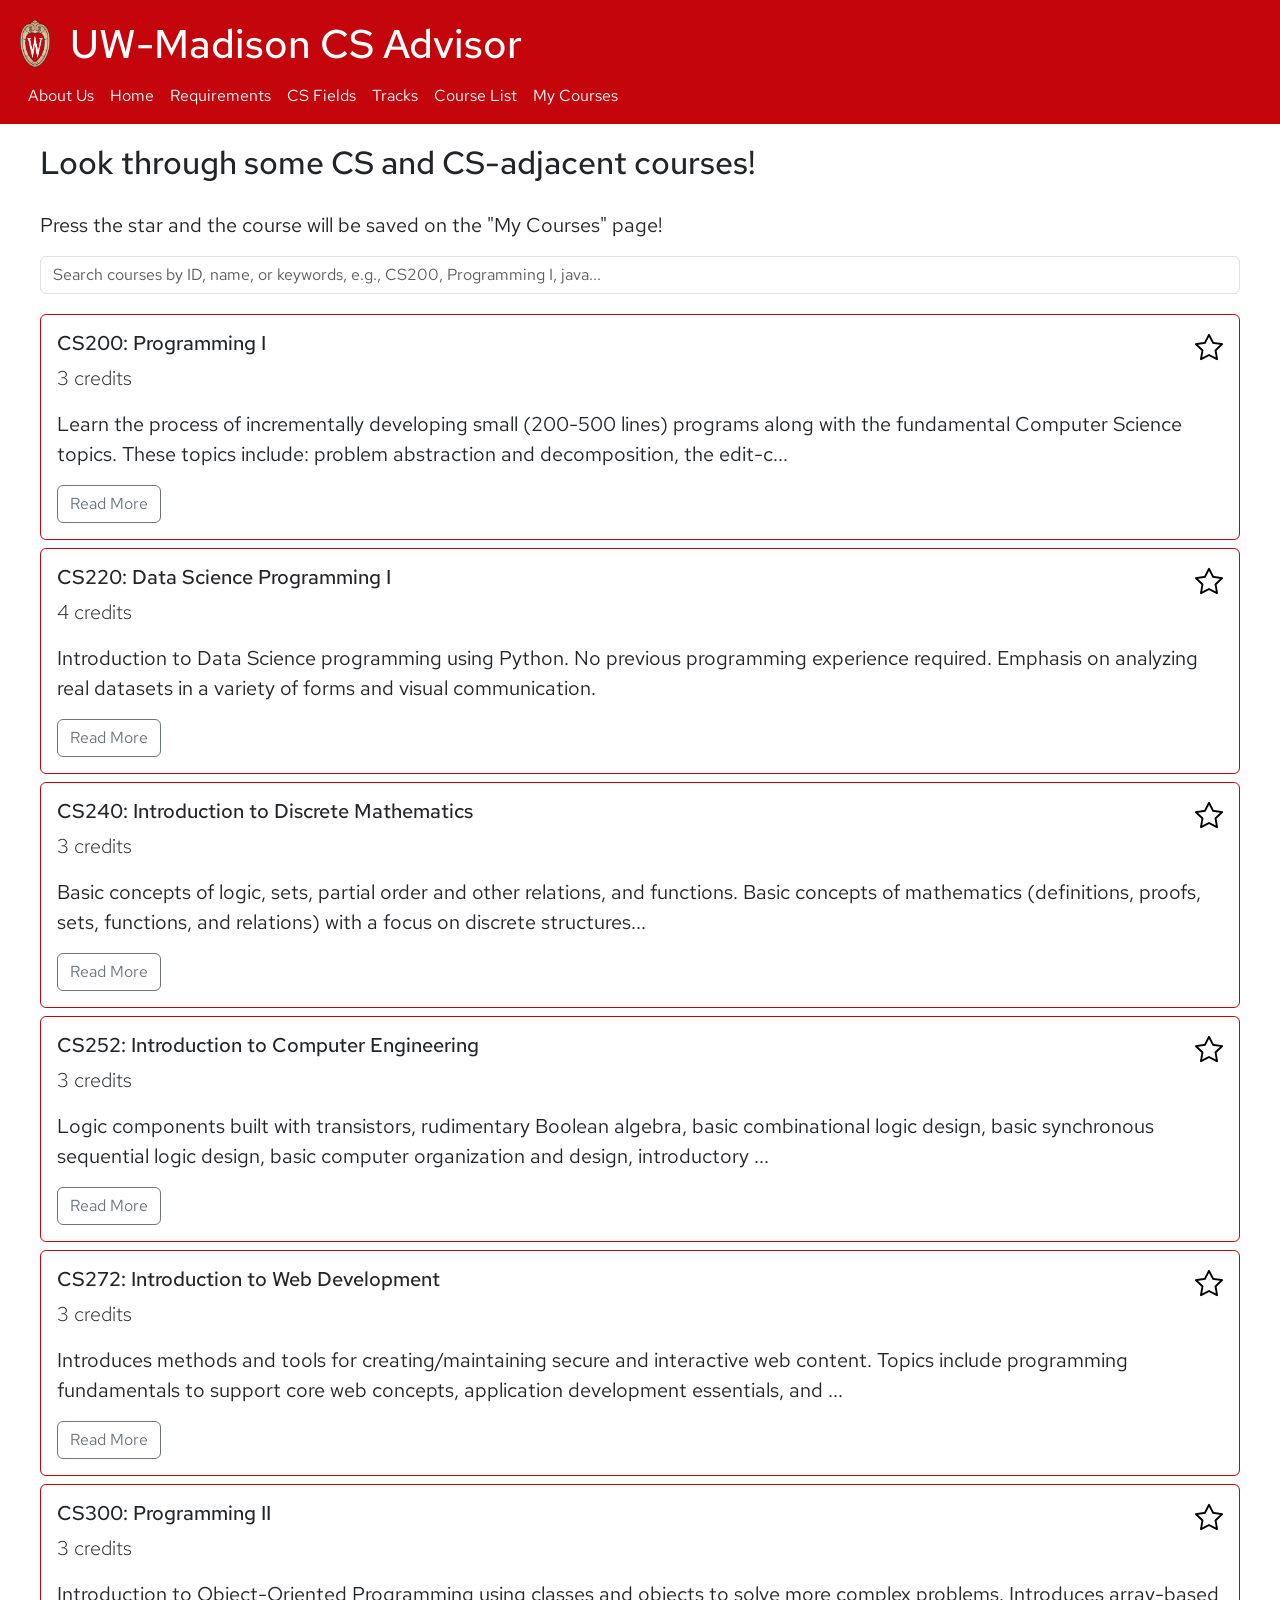
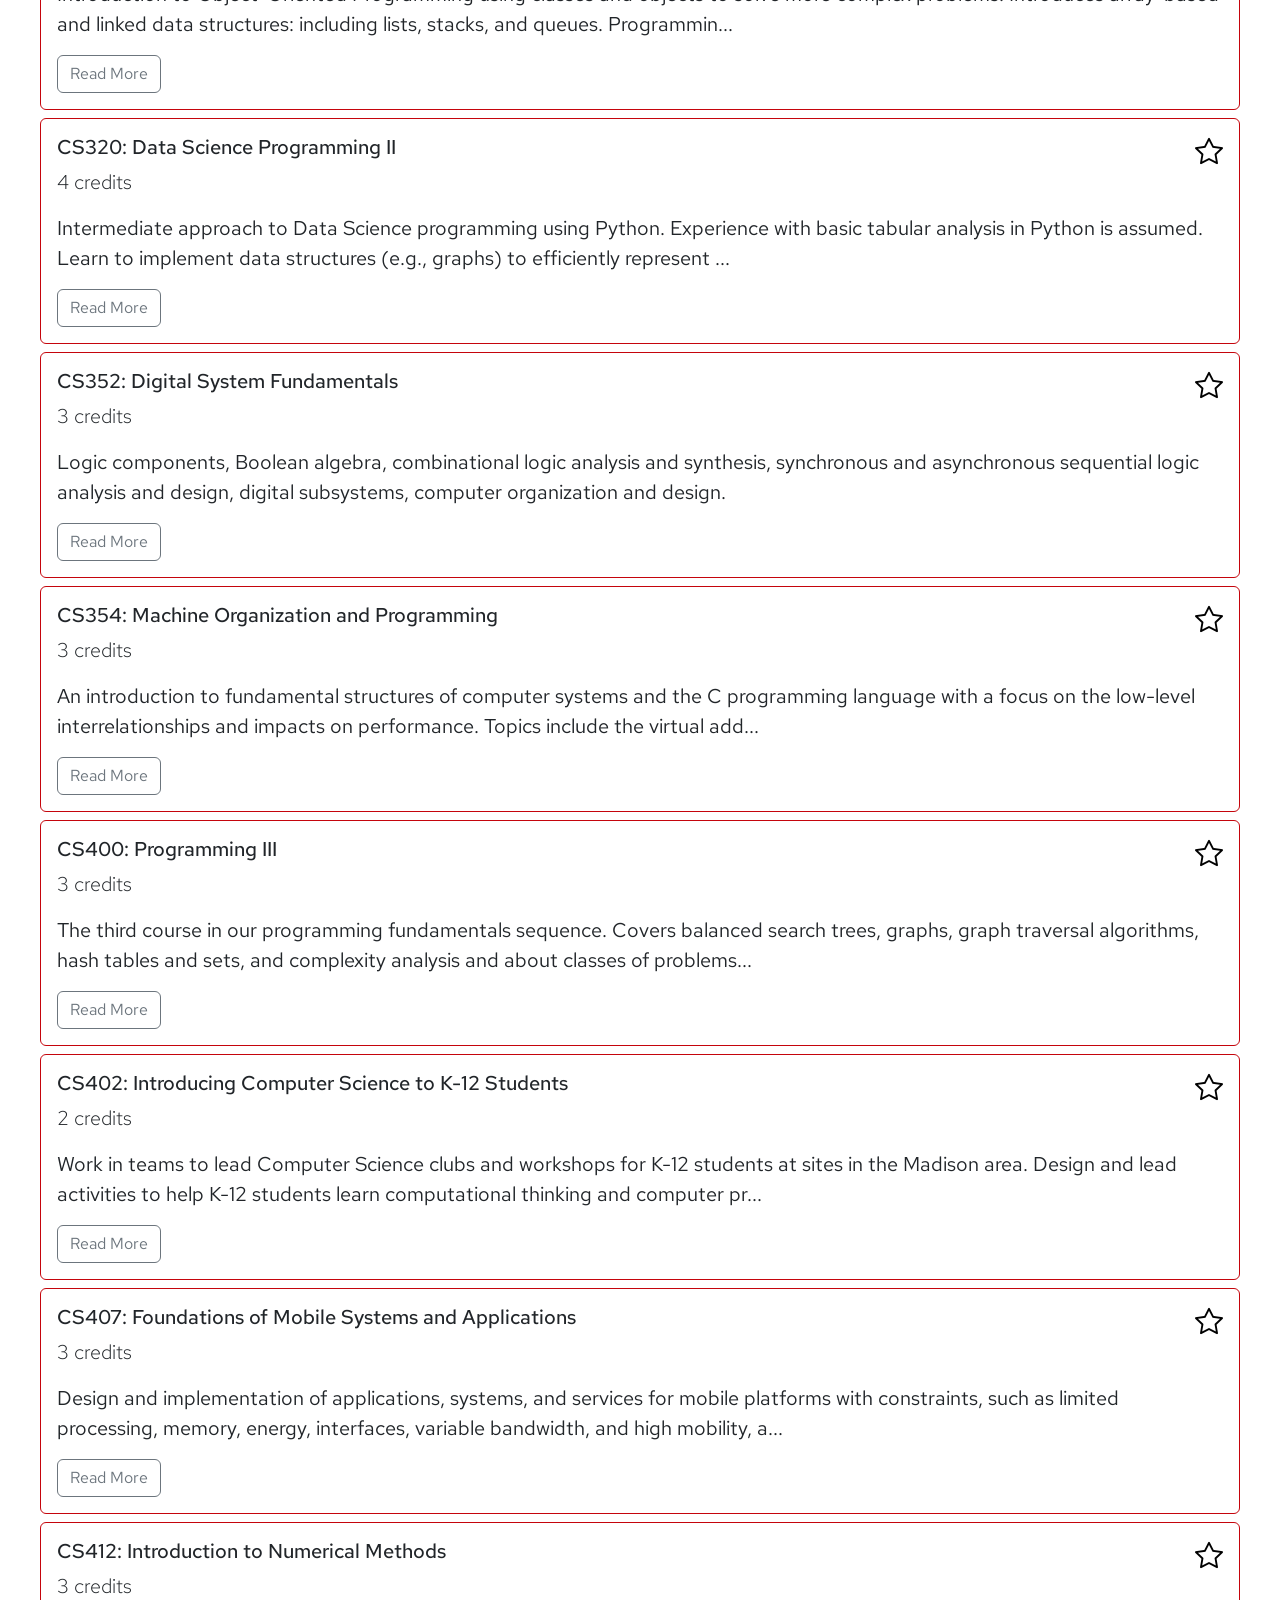
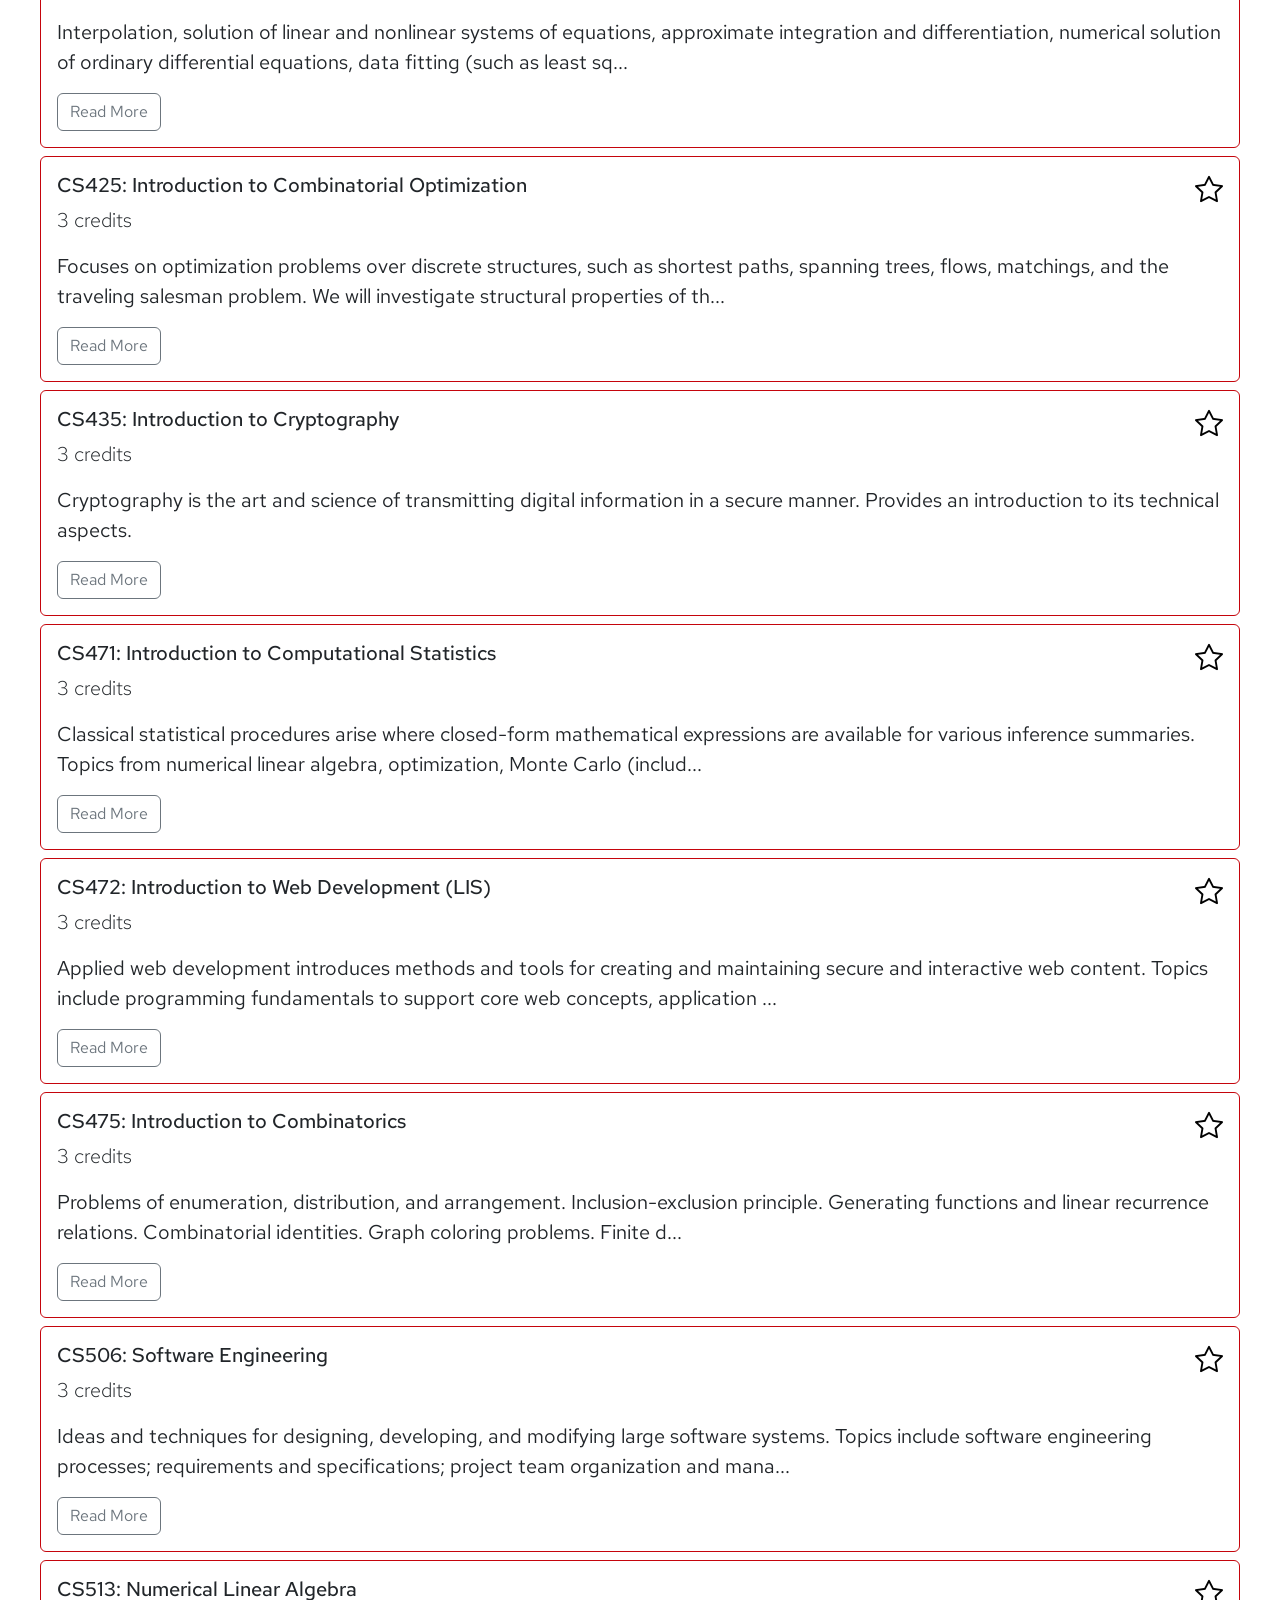
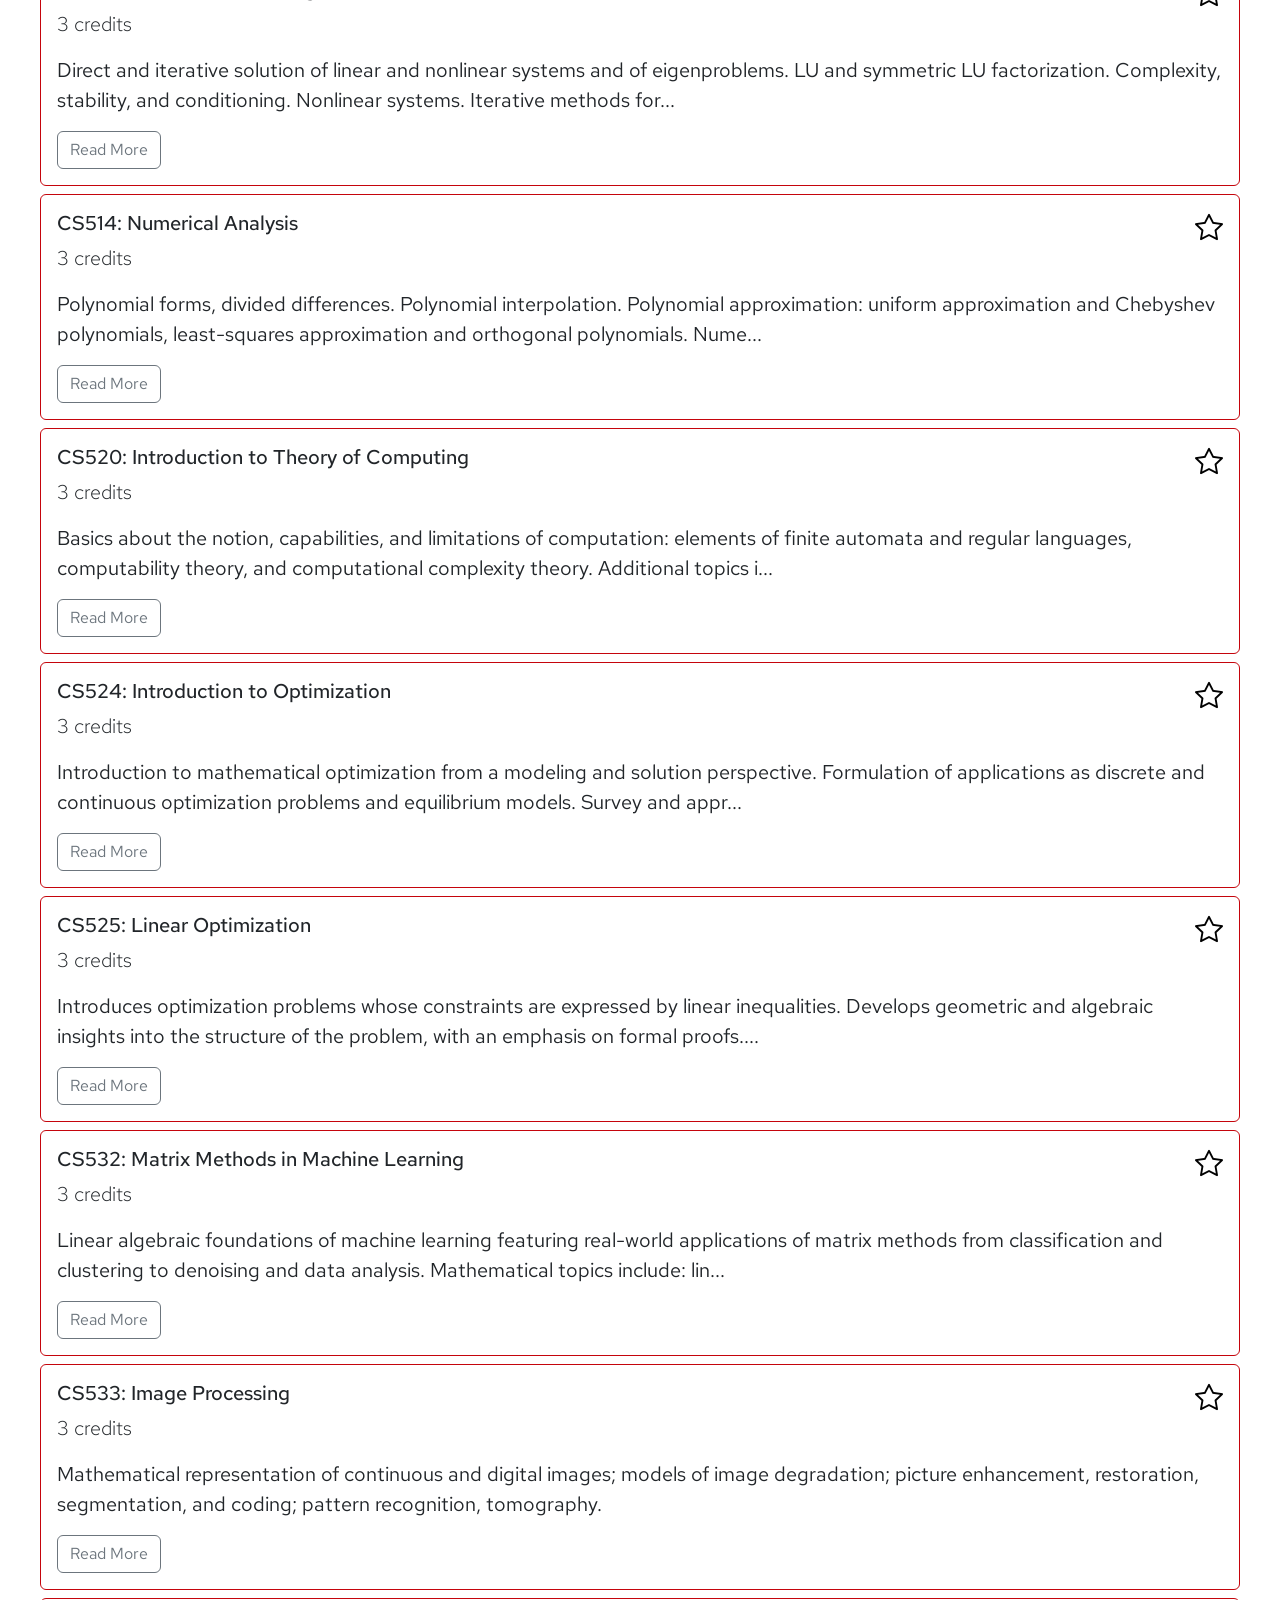
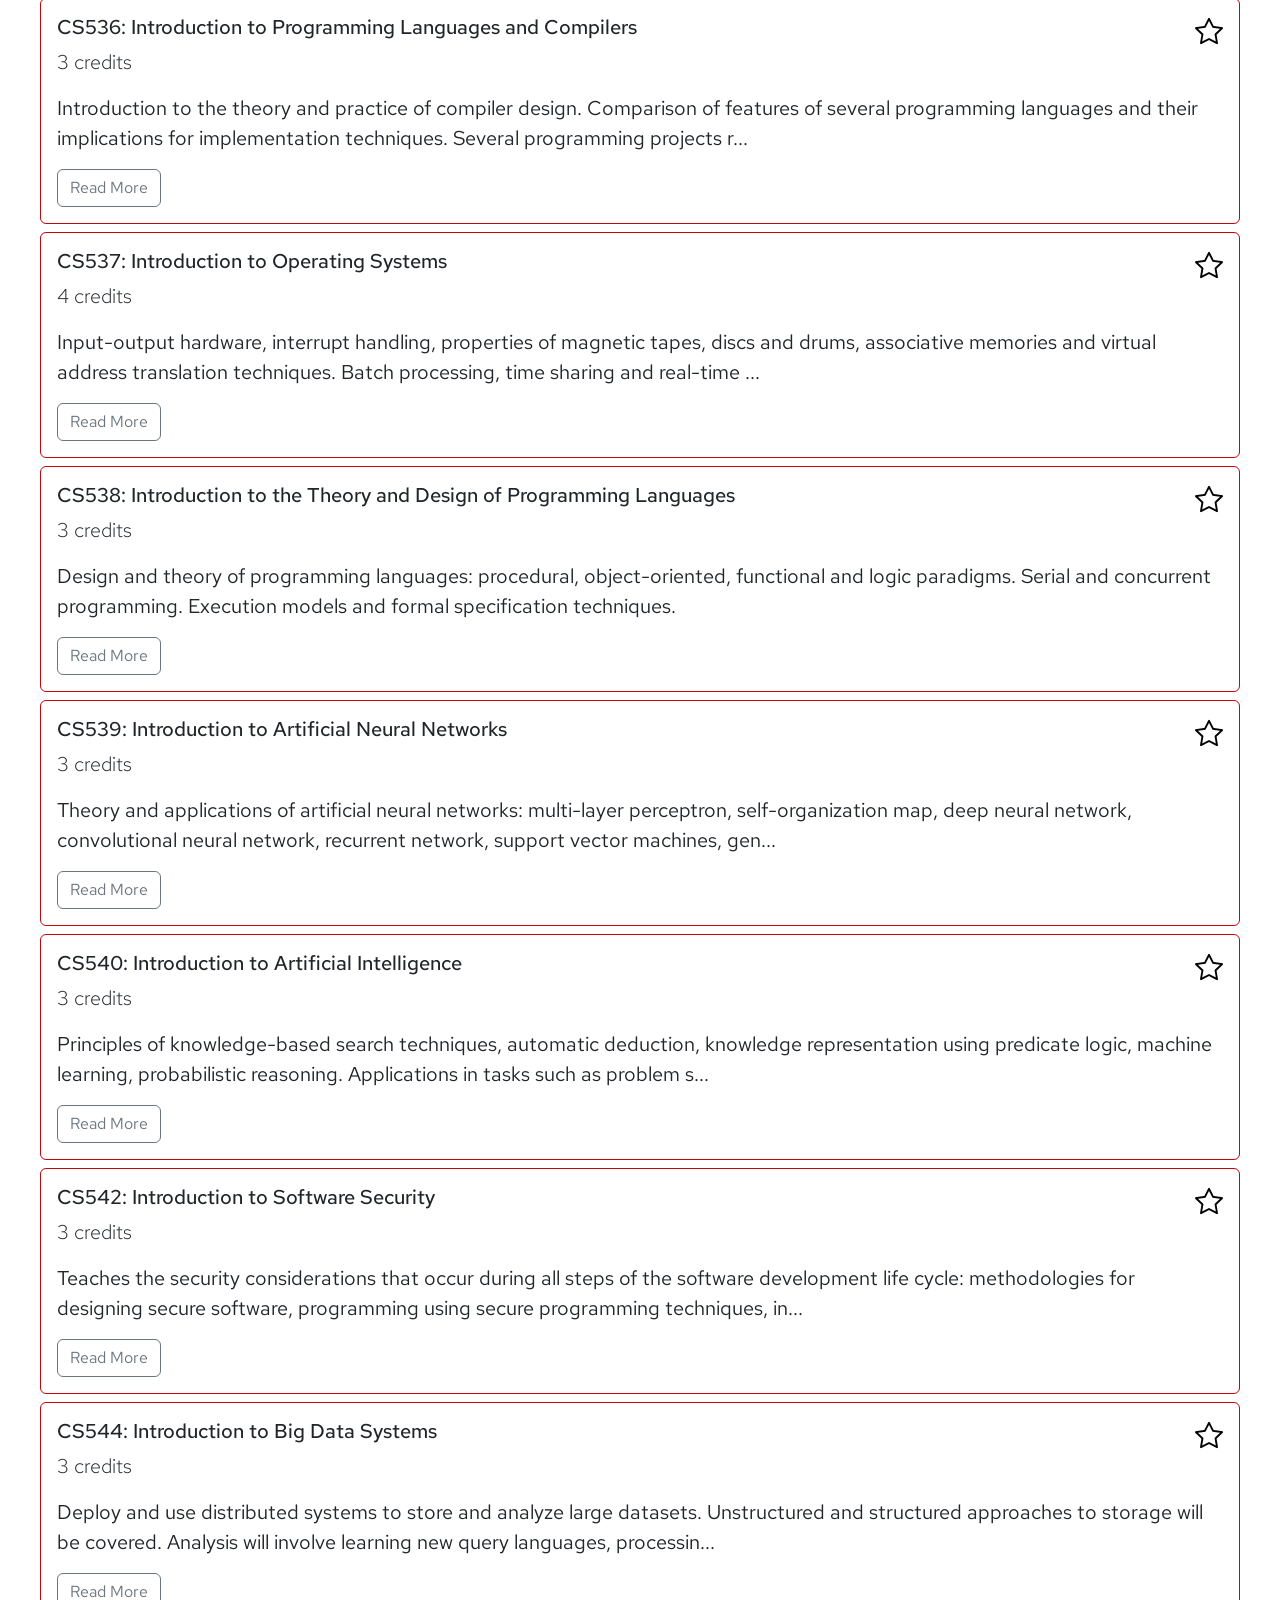
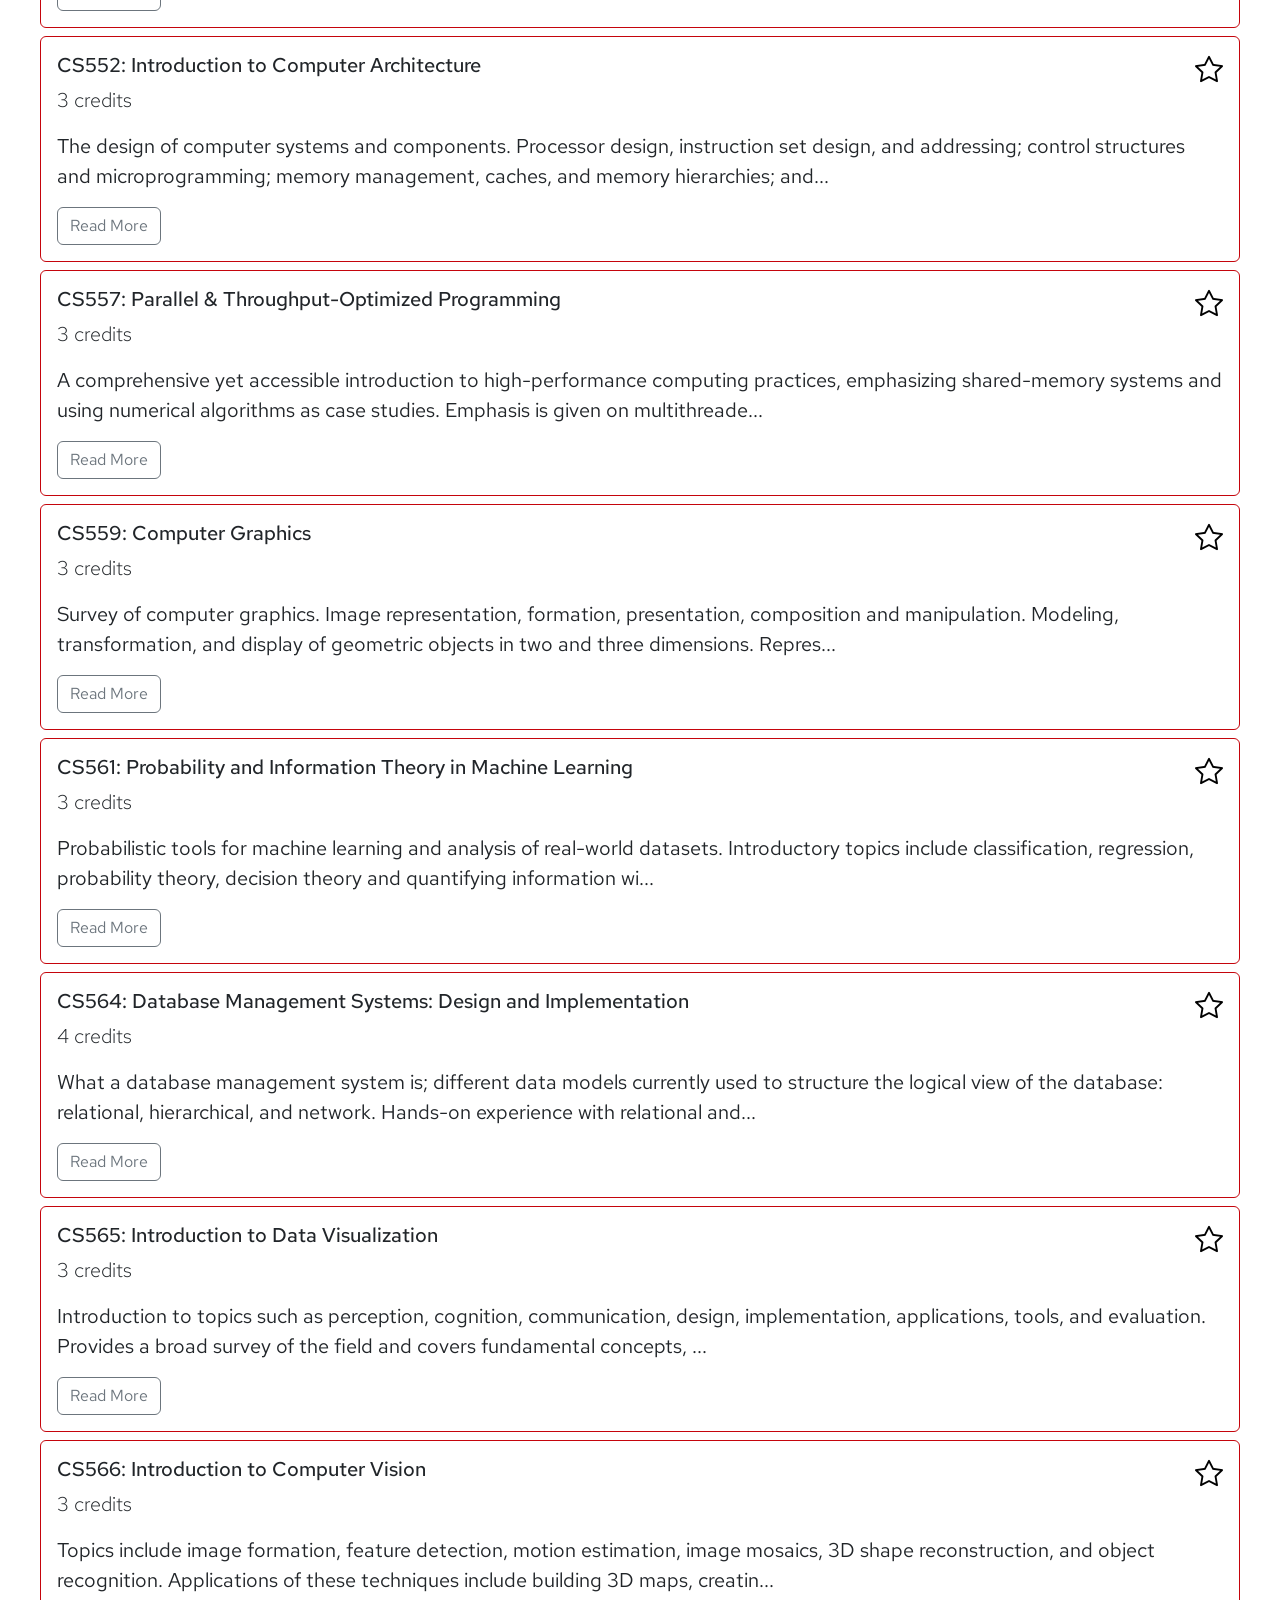
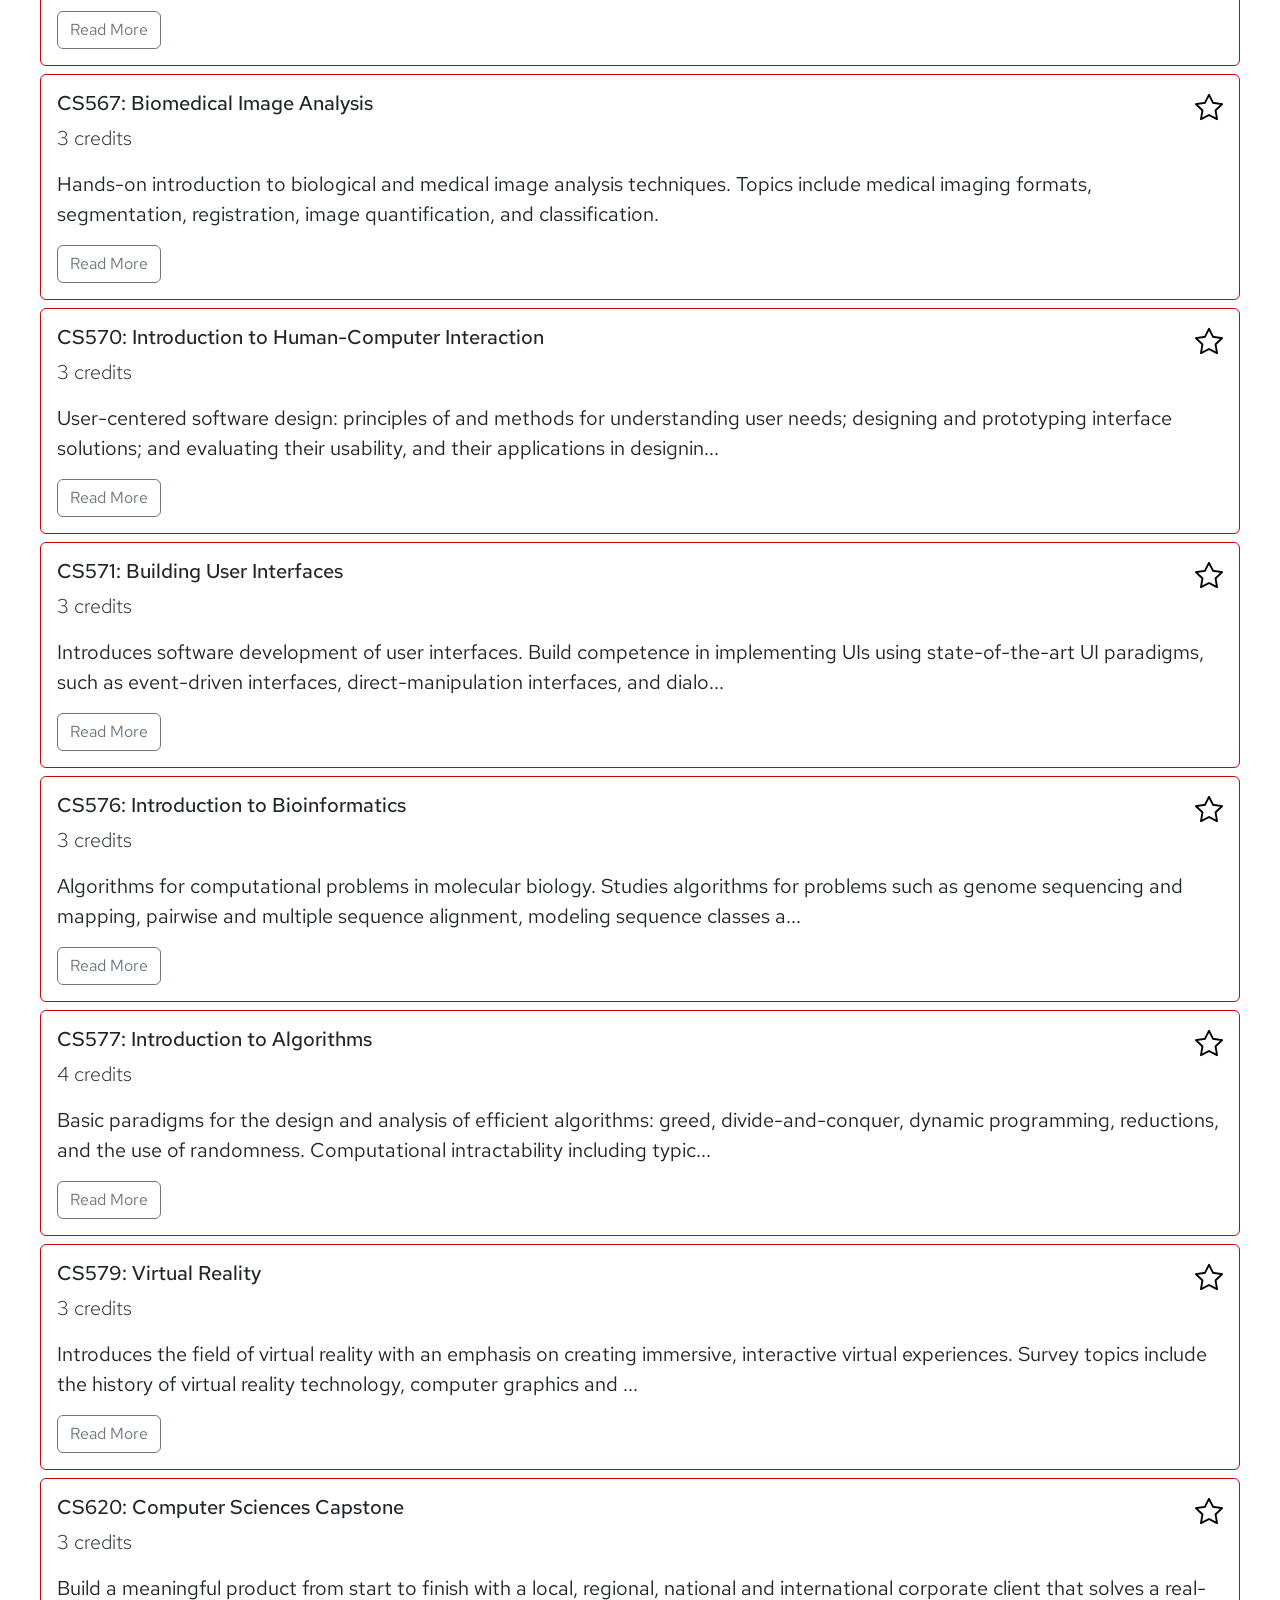
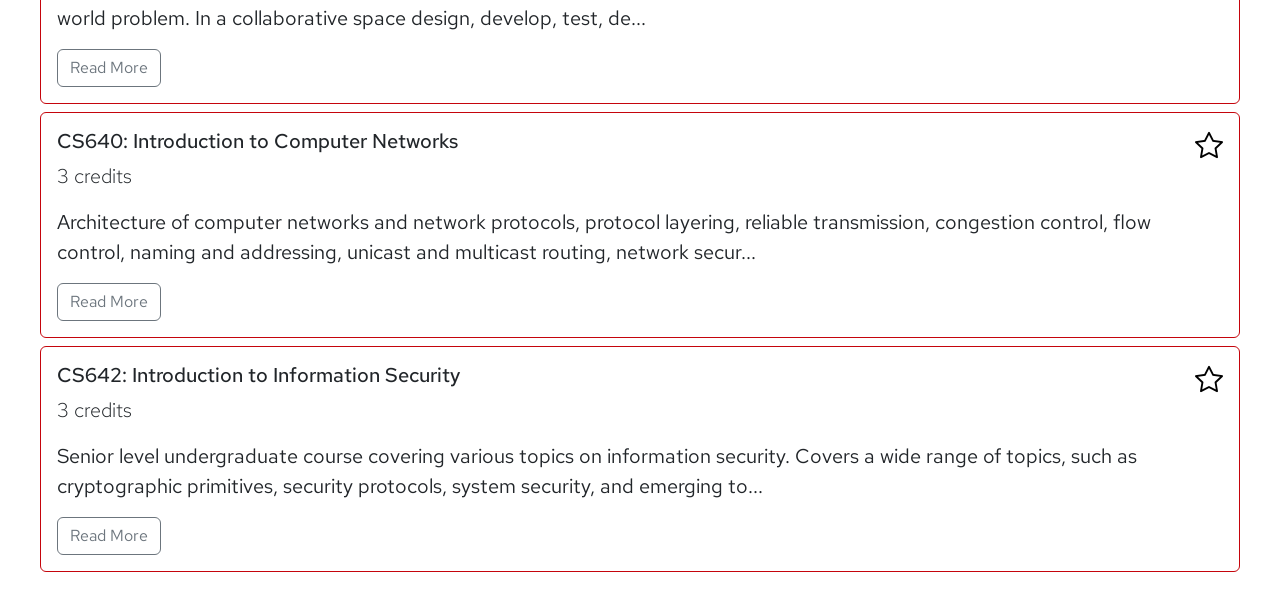
<file: course-list.html>
<!doctype html>
<html lang="en">
  <head>
    <meta charset="UTF-8" />
    <meta name="viewport" content="width=device-width, initial-scale=1.0" />
    <title>Course List Page</title>
    <link
      rel="stylesheet"
      href="https://cdn.jsdelivr.net/npm/bootstrap-icons@1.3.0/font/bootstrap-icons.css"
    />
    <link
      href="https://cdn.jsdelivr.net/npm/bootstrap@5.3.3/dist/css/bootstrap.min.css"
      rel="stylesheet"
      integrity="sha384-QWTKZyjpPEjISv5WaRU9OFeRpok6YctnYmDr5pNlyT2bRjXh0JMhjY6hW+ALEwIH"
      crossorigin="anonymous"
    />
    <link href="styles.css" rel="stylesheet" />
    <link
      href="https://fonts.googleapis.com/css2?family=Red+Hat+Text:wght@400;500;700&display=swap"
      rel="stylesheet"
    />
    <script src="make-header.js" defer></script>
    <script src="course-list.js" defer></script>
    <script src="create-course-list.js" defer></script>
  </head>

  <body>
    <style>
      .course-list-h2 {
        padding-left: 40px;
        padding-right: 40px;
        padding-top: 20px;
      }

      .course-list-body {
        padding-left: 40px;
        padding-right: 40px;
        padding-top: 20px;
      }

      .course-list-box {
        padding-left: 40px;
        padding-right: 40px;
        padding-bottom: 20px;
      }
    </style>
    <div id="header"></div>
    <div>
      <h2 class="course-list-h2">
        Look through some CS and CS-adjacent courses!
      </h2>
      <p class="course-list-body">
        Press the star and the course will be saved on the "My Courses" page!
      </p>
      <div class="course-list-box">
        <input
          type="text"
          id="course-search"
          class="form-control"
          placeholder="Search courses by ID, name, or keywords, e.g., CS200, Programming I, java..."
        />
        <p id="no-course-result" class="pt-3" style="display: none">
          No courses matches your search.
        </p>
      </div>
      <div class="course-list-box">
        <ul id="course-list" class="list-group"></ul>
      </div>
    </div>
  </body>
</html>
</file>
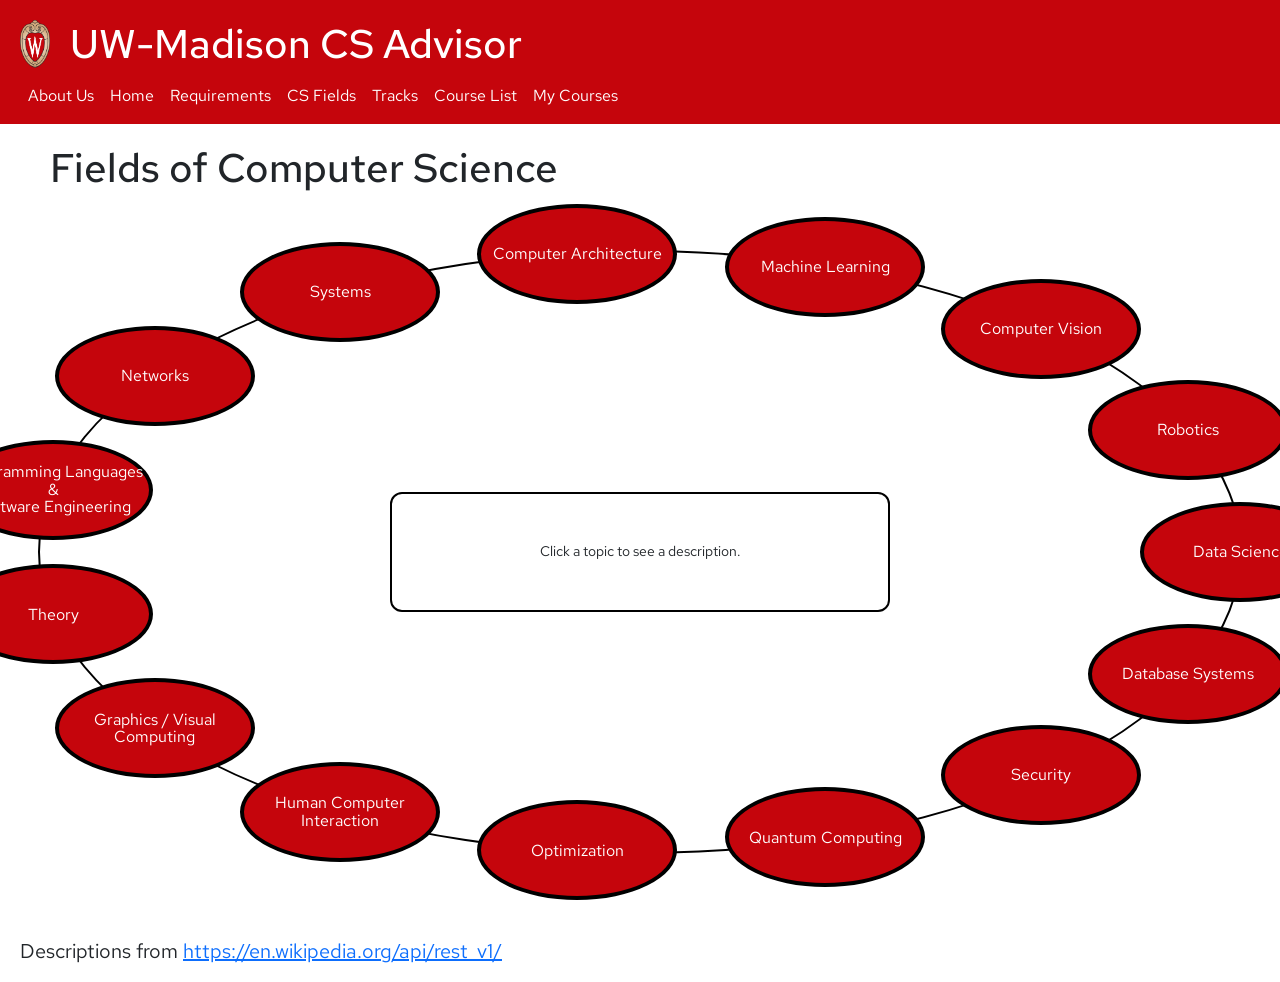
<file: cs-map.html>
<!DOCTYPE html>
<html lang="en">

<head>
    <meta charset="UTF-8">
    <meta name="viewport" content="width=device-width, initial-scale=1.0">
    <title>CS Fields Page</title>
    <link rel="stylesheet" href="https://cdn.jsdelivr.net/npm/bootstrap-icons@1.3.0/font/bootstrap-icons.css">
    <link href="https://cdn.jsdelivr.net/npm/bootstrap@5.3.3/dist/css/bootstrap.min.css" rel="stylesheet"
        integrity="sha384-QWTKZyjpPEjISv5WaRU9OFeRpok6YctnYmDr5pNlyT2bRjXh0JMhjY6hW+ALEwIH" crossorigin="anonymous">
    <link href="styles.css" rel="stylesheet" />
    <link href="https://fonts.googleapis.com/css2?family=Red+Hat+Text:wght@400;500;700&display=swap" rel="stylesheet">
    <script src="make-header.js" defer></script>
    <style>
        .big-oval {
            position: relative;
            width: min(95vw, 1200px);
            aspect-ratio: 2 / 1;
            margin-top: 60px;
            margin-left: auto;
            margin-right: auto;
            outline: 2px solid black;
            border-radius: 50%;
            background-color: white;
        }

        .oval-element {
            position: absolute;
            width: clamp(90px, 16vw, 200px);
            height: clamp(45px, 8vw, 100px);
            background: #C5050C;
            color: white;
            border-radius: 50%;
            display: flex;
            justify-content: center;
            align-items: center;
            transform: translate(-50%, -50%);
            border: 4px solid black;
            cursor: pointer;
            font-size: clamp(10px, 1.3vw, 16px);
            white-space: pre-line;
            text-align: center;
            padding: 6px;
            line-height: 1.1;
        }

        .oval-center-text {
            position: absolute;
            top: 50%;
            left: 50%;
            transform: translate(-50%, -50%);
            width: min(70%, 500px);
            min-height: 120px;
            background: white;
            border: 2px solid black;
            border-radius: 12px;
            padding: 16px;
            text-align: center;
            display: flex;
            justify-content: center;
            align-items: center;
            line-height: 1.4;
            font-size: clamp(12px, 1.1vw, 16px);
        }

        .main-title-cs-maps {
            margin-left: 30px;
            margin-top: 20px;
            background-color: white;
        }

        .accordion-button:not(.collapsed) {
            background-color: #C5050C;
            color: white;
        }

        .accordion-button {
            font-weight: 600;
        }

        .accordion-button:focus {
            box-shadow: none;
            border-color: #C5050C;
        }

        @media (max-width: 767.98px) {
            .main-title-cs-maps {
                margin-left: 16px;
                margin-right: 16px;
                font-size: 1.6rem;
            }
        }
    </style>
</head>

<body>
    <div id="header"></div>

    <h1 class="main-title-cs-maps">Fields of Computer Science</h1>

    <!-- Desktop / tablet oval map -->
    <div class="d-none d-md-block">
        <div class="big-oval" id="big-oval">
            <div class="oval-center-text" id="oval-center-text">
                Loading descriptions...
            </div>
        </div>
    </div>

    <!-- Mobile accordion -->
    <div class="container d-block d-md-none mt-4">
        <div class="accordion" id="csAccordion"></div>
    </div>

    <br>

    <p style="margin-top: 60px; margin-left: 20px; margin-right: 20px;">
        Descriptions from
        <a href="https://en.wikipedia.org/api/rest_v1/" target="_blank">
            https://en.wikipedia.org/api/rest_v1/
        </a>
    </p>

    <script>
        /**
         * Maps each CS field name to its corresponding Wikipedia article title.
         * Descriptions are fetched dynamically from the Wikipedia API at load time.
         */
        const csFields = {
            "Data Science": "data science",
            "Database Systems": "database management system",
            "Security": "computer security",
            "Quantum Computing": "quantum computing",
            "Optimization": "mathematical optimization",
            "Human Computer Interaction": "human–computer interaction",
            "Graphics / Visual Computing": "computer graphics",
            "Theory": "theory of computation",
            "Programming Languages\n&\nSoftware Engineering": "programming language",
            "Networks": "computer network",
            "Systems": "operating system",
            "Computer Architecture": "computer architecture",
            "Machine Learning": "machine learning",
            "Computer Vision": "computer vision",
            "Robotics": "robotics"
        };

        const bigOval = document.getElementById("big-oval");
        const centerText = document.getElementById("oval-center-text");
        const csAccordion = document.getElementById("csAccordion");

        let selectedItem = null;

        /**
         * Fetches a plain text summary from the Wikipedia REST API for a given topic.
         * @param {string} topic - the Wikipedia article title to fetch
         * @returns {Promise<string>} the plain text extract of the article
         */
        function fetchWikipediaSummary(topic) {
            const url = `https://en.wikipedia.org/api/rest_v1/page/summary/${encodeURIComponent(topic)}`;
            return fetch(url)
                .then(res => res.json())
                .then(data => data.extract)
                .catch(() => 'Description not available.');
        }

        /**
         * Fetches Wikipedia summaries for all CS fields and replaces the topic
         * strings in csFields with the actual descriptions, then renders both
         * the desktop map and mobile accordion.
         */
        async function loadDescriptions() {
            const fields = Object.keys(csFields);
            for (const field of fields) {
                const topic = csFields[field];
                const summary = await fetchWikipediaSummary(topic);
                csFields[field] = summary;
            }
            centerText.textContent = "Click a topic to see a description.";
            renderDesktopMap();
            renderMobileAccordion();
        }

        /**
         * Renders the oval map on desktop/tablet screen sizes.
         * Places each CS field as a clickable oval element around the perimeter
         * of the big oval, and updates the center text on click.
         */
        function renderDesktopMap() {
            if (!bigOval) return;

            const existingNodes = bigOval.querySelectorAll(".oval-element");
            existingNodes.forEach(node => node.remove());

            const ovalWidth = bigOval.offsetWidth;
            const ovalHeight = bigOval.offsetHeight;

            const ovalCenterX = ovalWidth / 2;
            const ovalCenterY = ovalHeight / 2;

            const ovalRadiusX = ovalWidth / 2;
            const ovalRadiusY = ovalHeight / 2;

            const fields = Object.keys(csFields);

            fields.forEach((field, index) => {
                const angle = (2 * Math.PI / fields.length) * index;

                const x = ovalCenterX + ovalRadiusX * Math.cos(angle);
                const y = ovalCenterY + ovalRadiusY * Math.sin(angle);

                const item = document.createElement("div");
                item.classList.add("oval-element");
                item.textContent = field;

                item.style.left = `${x}px`;
                item.style.top = `${y}px`;

                // Update center text with Wikipedia description on click
                item.addEventListener("click", function () {
                    centerText.textContent = csFields[field];

                    if (selectedItem) {
                        selectedItem.style.backgroundColor = "#C5050C";
                    }

                    item.style.backgroundColor = "#8B0000";
                    selectedItem = item;
                });

                // Hover highlight effect
                item.addEventListener("mouseover", function () {
                    if (item !== selectedItem) {
                        item.style.backgroundColor = "#ff2930";
                    }
                });

                item.addEventListener("mouseout", function () {
                    if (item !== selectedItem) {
                        item.style.backgroundColor = "#C5050C";
                    }
                });

                bigOval.appendChild(item);
            });
        }

        /**
         * Renders the mobile accordion with each CS field as an expandable item.
         * Used on smaller screen sizes instead of the oval map.
         */
        function renderMobileAccordion() {
            if (!csAccordion) return;

            while (csAccordion.firstChild) {
                csAccordion.removeChild(csAccordion.firstChild);
            }

            const fields = Object.entries(csFields);

            fields.forEach(([field, description], index) => {
                const accordionItem = document.createElement("div");
                accordionItem.className = "accordion-item";

                const accordionHeader = document.createElement("h2");
                accordionHeader.className = "accordion-header";
                accordionHeader.id = `heading-${index}`;

                const accordionButton = document.createElement("button");
                accordionButton.className = "accordion-button collapsed";
                accordionButton.type = "button";
                accordionButton.setAttribute("data-bs-toggle", "collapse");
                accordionButton.setAttribute("data-bs-target", `#collapse-${index}`);
                accordionButton.setAttribute("aria-expanded", "false");
                accordionButton.setAttribute("aria-controls", `collapse-${index}`);
                accordionButton.textContent = field.replaceAll("\n", " ");

                const collapseDiv = document.createElement("div");
                collapseDiv.id = `collapse-${index}`;
                collapseDiv.className = "accordion-collapse collapse";
                collapseDiv.setAttribute("aria-labelledby", `heading-${index}`);
                collapseDiv.setAttribute("data-bs-parent", "#csAccordion");

                const accordionBody = document.createElement("div");
                accordionBody.className = "accordion-body";
                accordionBody.textContent = description;

                collapseDiv.appendChild(accordionBody);
                accordionHeader.appendChild(accordionButton);
                accordionItem.appendChild(accordionHeader);
                accordionItem.appendChild(collapseDiv);
                csAccordion.appendChild(accordionItem);
            });
        }

        // Load Wikipedia descriptions then render both views
        loadDescriptions();

        window.addEventListener("resize", renderDesktopMap);
    </script>

    <script src="https://cdn.jsdelivr.net/npm/bootstrap@5.3.3/dist/js/bootstrap.bundle.min.js"></script>
</body>

</html>
</file>
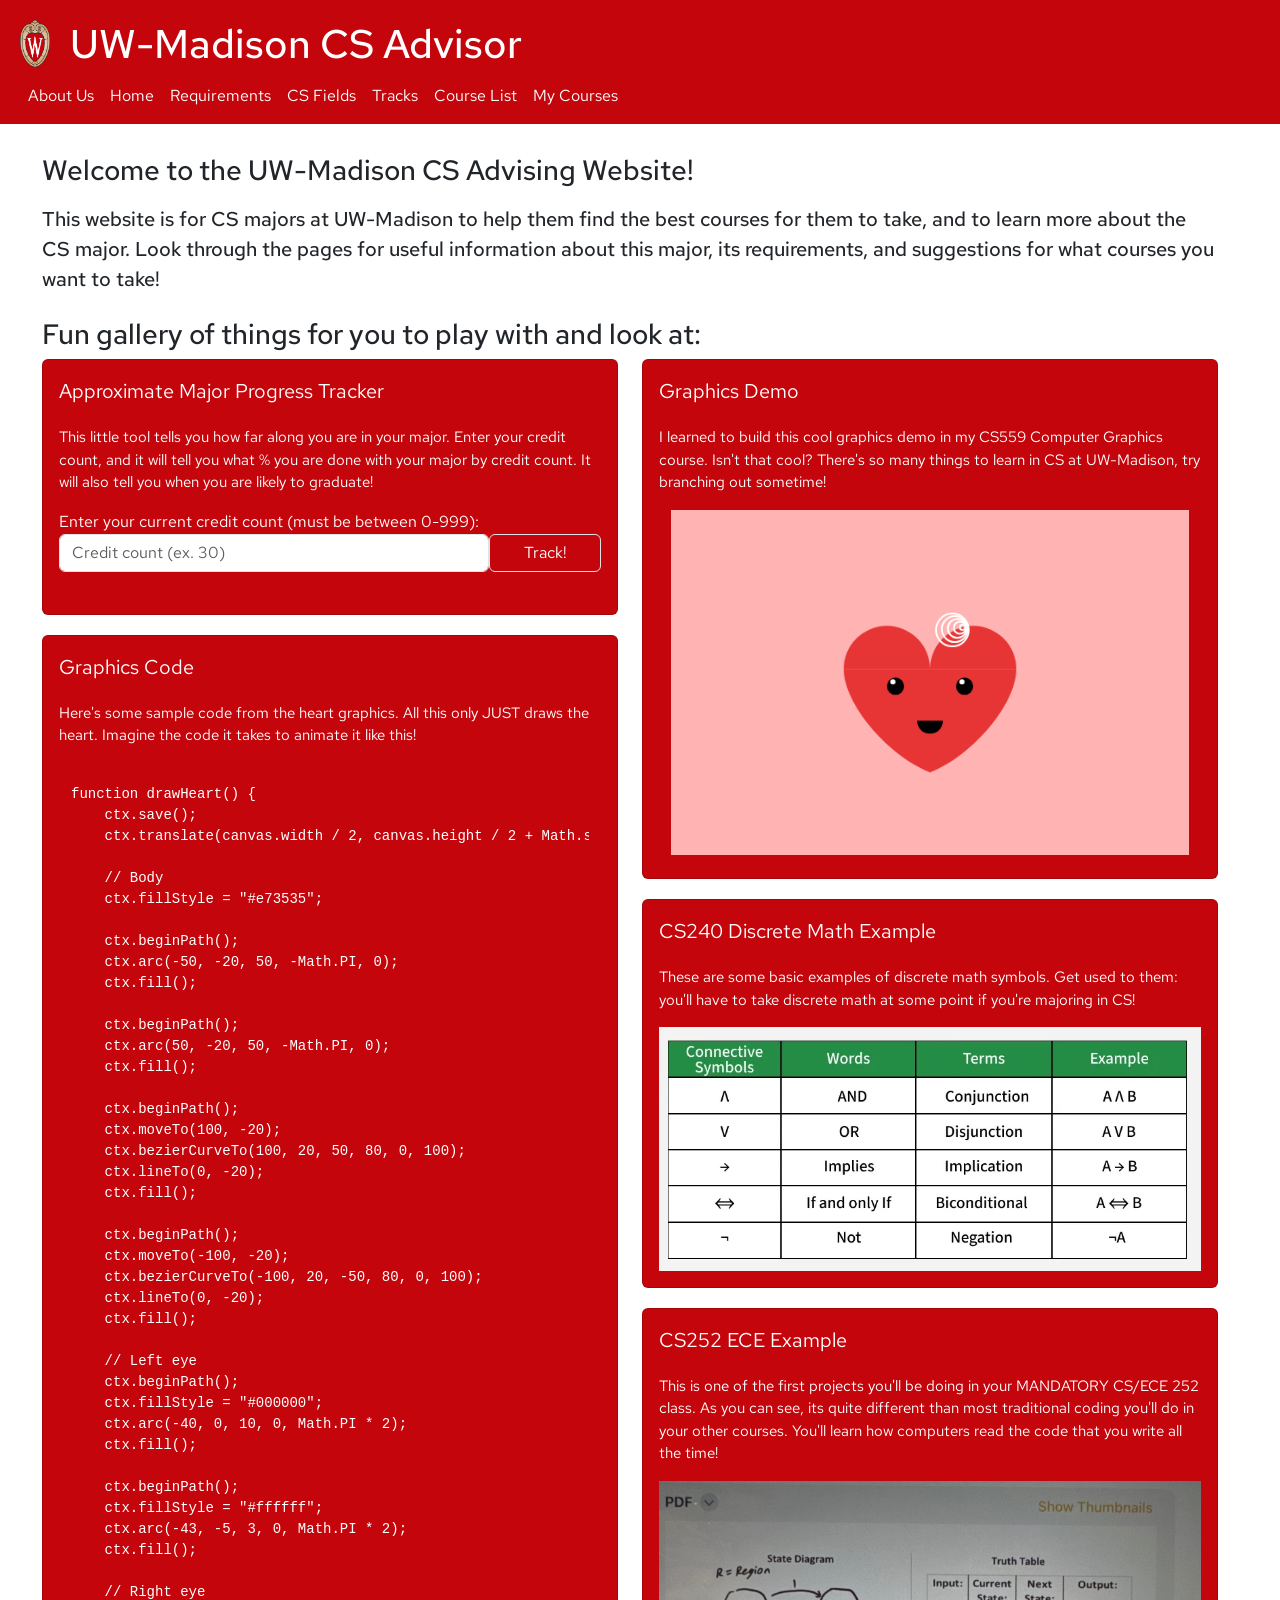
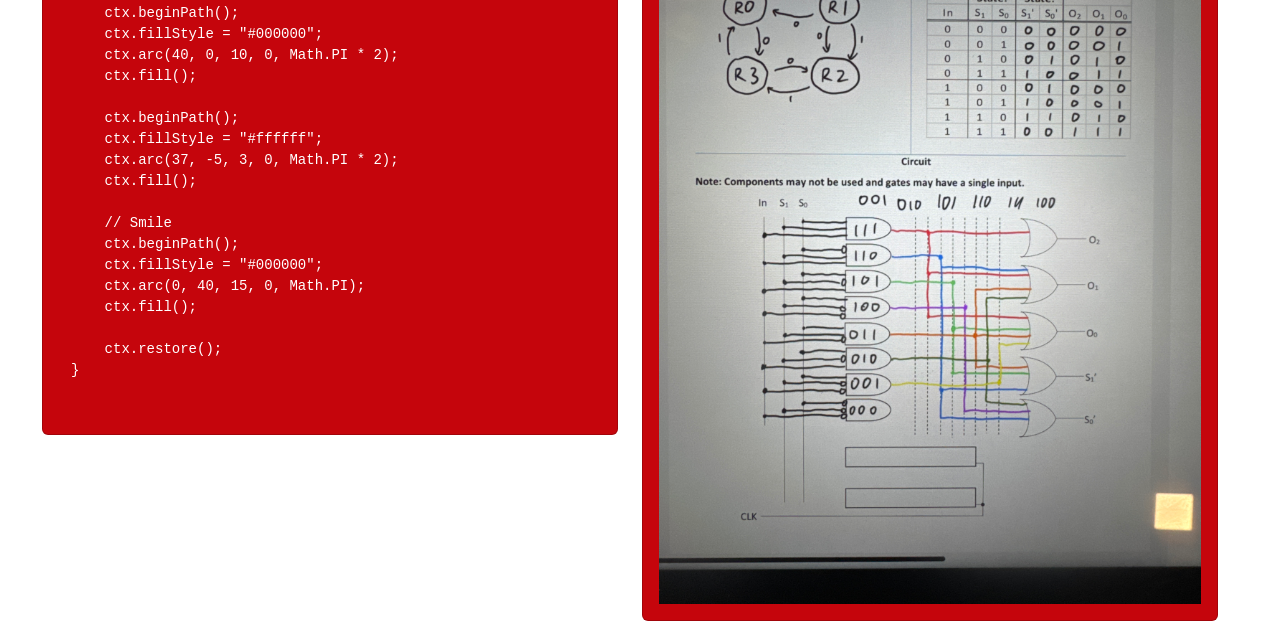
<file: home.html>
<!DOCTYPE html>
<html lang="en">

<!--
    UW-Madison Brand:
  Red: #C5050C
  White: #FFFFFF
  Font: Red Hat Text
-->

<head>
    <meta charset="UTF-8">
    <meta name="viewport" content="width=device-width, initial-scale=1.0">
    <title>Home Page</title>
    <link rel="stylesheet" href="https://cdn.jsdelivr.net/npm/bootstrap-icons@1.3.0/font/bootstrap-icons.css">
    <link href="https://cdn.jsdelivr.net/npm/bootstrap@5.3.3/dist/css/bootstrap.min.css" rel="stylesheet"
        integrity="sha384-QWTKZyjpPEjISv5WaRU9OFeRpok6YctnYmDr5pNlyT2bRjXh0JMhjY6hW+ALEwIH" crossorigin="anonymous">
    <link href="styles.css" rel="stylesheet" />
    <link href="https://fonts.googleapis.com/css2?family=Red+Hat+Text:wght@400;500;700&display=swap" rel="stylesheet">
    <script src="make-header.js" defer></script>
    <script src="index-page-tools.js" defer></script>
    <script src="heart.js" type="module" defer></script>
</head>

<body>
    <div id="header"></div>
    <div class="container-fluid">
    <div style="padding-left:30px; padding-top:30px; padding-right: 50px" class="row">

        <!-- intro text -->
        <h3>Welcome to the UW-Madison CS Advising Website!</p>
        <p style="line-height:30px">This website is for CS majors at UW-Madison to help them find the best courses for them to take,
             and to learn more about the CS major. Look through the pages for useful information about
            this major, its requirements, and suggestions for what courses you want to take!</p>

        <!-- collection of cards showing different fun things to look at-->
        <h3>Fun gallery of things for you to play with and look at:</h3>

        <!-- this div is for cards on the left side of the screen -->
        <div class="col-12 col-md-6 mb-3" style="gap: 16px">

            <!-- major progress tracker (code is in index-page-tools) -->
            <div class="card p-3 uwmadison">
                <div class="card-title">
                    <p>Approximate Major Progress Tracker</p>
                </div>
                <div class="card-subtitle">
                    <p style="font-size:15px">This little tool tells you how far along you are in your major.
                         Enter your credit count, and it will tell you what % you are
                        done with your major by credit count. It will also tell you when
                        you are likely to graduate!</p>
                </div>
                <label>Enter your current credit count (must be between 0-999):</label>
                <div style="display: flex; padding-bottom: 10px">
                    <input type="text" placeholder="Credit count (ex. 30)"
                    id="credit-count" class="form-control" minLength="1", maxLength="3" pattern="[0-9]{1,3}">
                    <button class="form-control uwmadison" onClick="checkMajorProgress()" style="width: 25%">Track!</button>
                </div>
                <p id="credit-text"></p>
            </div>

            <!-- graphics code example -->
            <div class="card p-3 uwmadison" style="margin-top: 20px">
                <div class="card-title">
                    <p>Graphics Code</p>
                </div>
                <div class="card-subtitle">
                    <p style="font-size:15px">Here's some sample code from the heart graphics.
                         All this only JUST draws the heart. Imagine the code it takes to animate
                        it like this!</p>
                </div>
                <div class="container">
                    <pre><code>
function drawHeart() {
    ctx.save();
    ctx.translate(canvas.width / 2, canvas.height / 2 + Math.sin(cycle) * 5);

    // Body
    ctx.fillStyle = "#e73535";

    ctx.beginPath();
    ctx.arc(-50, -20, 50, -Math.PI, 0);
    ctx.fill();

    ctx.beginPath();
    ctx.arc(50, -20, 50, -Math.PI, 0);
    ctx.fill();

    ctx.beginPath();
    ctx.moveTo(100, -20);
    ctx.bezierCurveTo(100, 20, 50, 80, 0, 100);
    ctx.lineTo(0, -20);
    ctx.fill();

    ctx.beginPath();
    ctx.moveTo(-100, -20);
    ctx.bezierCurveTo(-100, 20, -50, 80, 0, 100);
    ctx.lineTo(0, -20);
    ctx.fill();

    // Left eye
    ctx.beginPath();
    ctx.fillStyle = "#000000";
    ctx.arc(-40, 0, 10, 0, Math.PI * 2);
    ctx.fill();

    ctx.beginPath();
    ctx.fillStyle = "#ffffff";
    ctx.arc(-43, -5, 3, 0, Math.PI * 2);
    ctx.fill();

    // Right eye
    ctx.beginPath();
    ctx.fillStyle = "#000000";
    ctx.arc(40, 0, 10, 0, Math.PI * 2);
    ctx.fill();

    ctx.beginPath();
    ctx.fillStyle = "#ffffff";
    ctx.arc(37, -5, 3, 0, Math.PI * 2);
    ctx.fill();

    // Smile
    ctx.beginPath();
    ctx.fillStyle = "#000000";
    ctx.arc(0, 40, 15, 0, Math.PI);
    ctx.fill();

    ctx.restore();
}
                    </code></pre>       
                </div>
            </div>
        </div>

        <!-- this div contains parts on the right side of the scren-->
        <div class="col-12 col-md-6 mb-3" style="gap: 16px">

            <!-- graphics demo (code is in heart.js) -->
            <div class="card p-3 uwmadison">
                <div class="card-title">
                    <p>Graphics Demo</p>
                </div>
                <div class="card-subtitle">
                    <p style="font-size:15px">I learned to build this cool graphics demo in my 
                        CS559 Computer Graphics course. Isn't that cool? There's so many things to 
                        learn in CS at UW-Madison, try branching out sometime!</p>
                </div>
                <div class="container">
                    <canvas id="myCanvas" height="400" width="600"></canvas>                    
                </div>
            </div>

            <!-- intro to discrete math -->
            <div class="card p-3 uwmadison" style="margin-top: 20px">
                <div class="card-title">
                    <p>CS240 Discrete Math Example</p>
                </div>
                <div class="card-subtitle">
                    <p style="font-size:15px">These are some basic examples of discrete math symbols.
                         Get used to them: you'll have to take discrete math at some point if you're
                        majoring in CS!</p>
                </div>
                <img src="./images/Propositional-logic.webp">
            </div>

            <!-- example of ece 252 project-->
            <div class="card p-3 uwmadison" style="margin-top: 20px">
                <div class="card-title">
                    <p>CS252 ECE Example</p>
                </div>
                <div class="card-subtitle">
                    <p style="font-size:15px">This is one of the first projects you'll be doing in 
                        your MANDATORY CS/ECE 252 class. As you can see, its quite different than
                        most traditional coding you'll do in your other courses. You'll learn how
                        computers read the code that you write all the time!
                    </p>
                </div>
                <img src="./images/252 project 1.JPG">
            </div>
        </div>

    </div>
    </div>
    
</body>

</html>
</file>
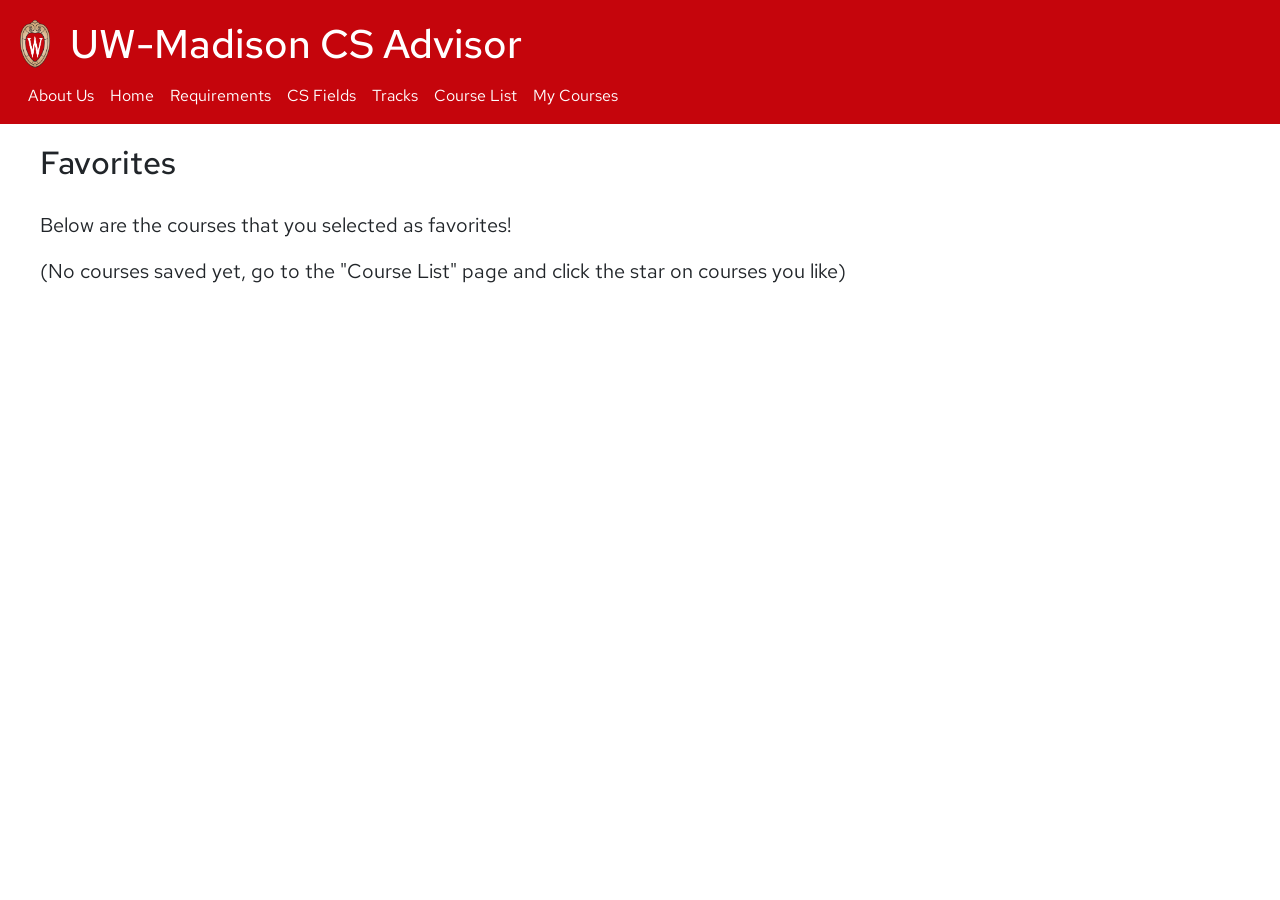
<file: my-courses.html>
<!DOCTYPE html>
<html lang="en">

<head>
    <meta charset="UTF-8">
    <meta name="viewport" content="width=device-width, initial-scale=1.0">
    <title>My Courses Page</title>
    <link rel="stylesheet" href="https://cdn.jsdelivr.net/npm/bootstrap-icons@1.3.0/font/bootstrap-icons.css">
    <link href="https://cdn.jsdelivr.net/npm/bootstrap@5.3.3/dist/css/bootstrap.min.css" rel="stylesheet"
        integrity="sha384-QWTKZyjpPEjISv5WaRU9OFeRpok6YctnYmDr5pNlyT2bRjXh0JMhjY6hW+ALEwIH" crossorigin="anonymous">
    <link href="styles.css" rel="stylesheet" />
    <link href="https://fonts.googleapis.com/css2?family=Red+Hat+Text:wght@400;500;700&display=swap" rel="stylesheet">
    <script src="make-header.js" defer></script>
    <script src="make-my-courses.js" defer></script>
</head>

<body>
    <style>
        .my-courses-h2 {
            padding-left: 40px;
            padding-right: 40px;
            padding-top:20px;
        }

        .my-courses-body {
            padding-left: 40px;
            padding-right: 40px;
            padding-top: 20px;
        }

        .my-courses-box {
            padding-left: 40px;
            padding-right: 40px;
            padding-bottom: 20px;
        }
    </style>
    <div id="header"></div>
    <div>
        <h2 class = "my-courses-h2">Favorites</h2>
        <p class = "my-courses-body">
            Below are the courses that you selected as favorites!<br/>
        </p>  
        <ul id="my-courses" class="my-courses-box"></ul>
    </div>
</body>

</html>
</file>
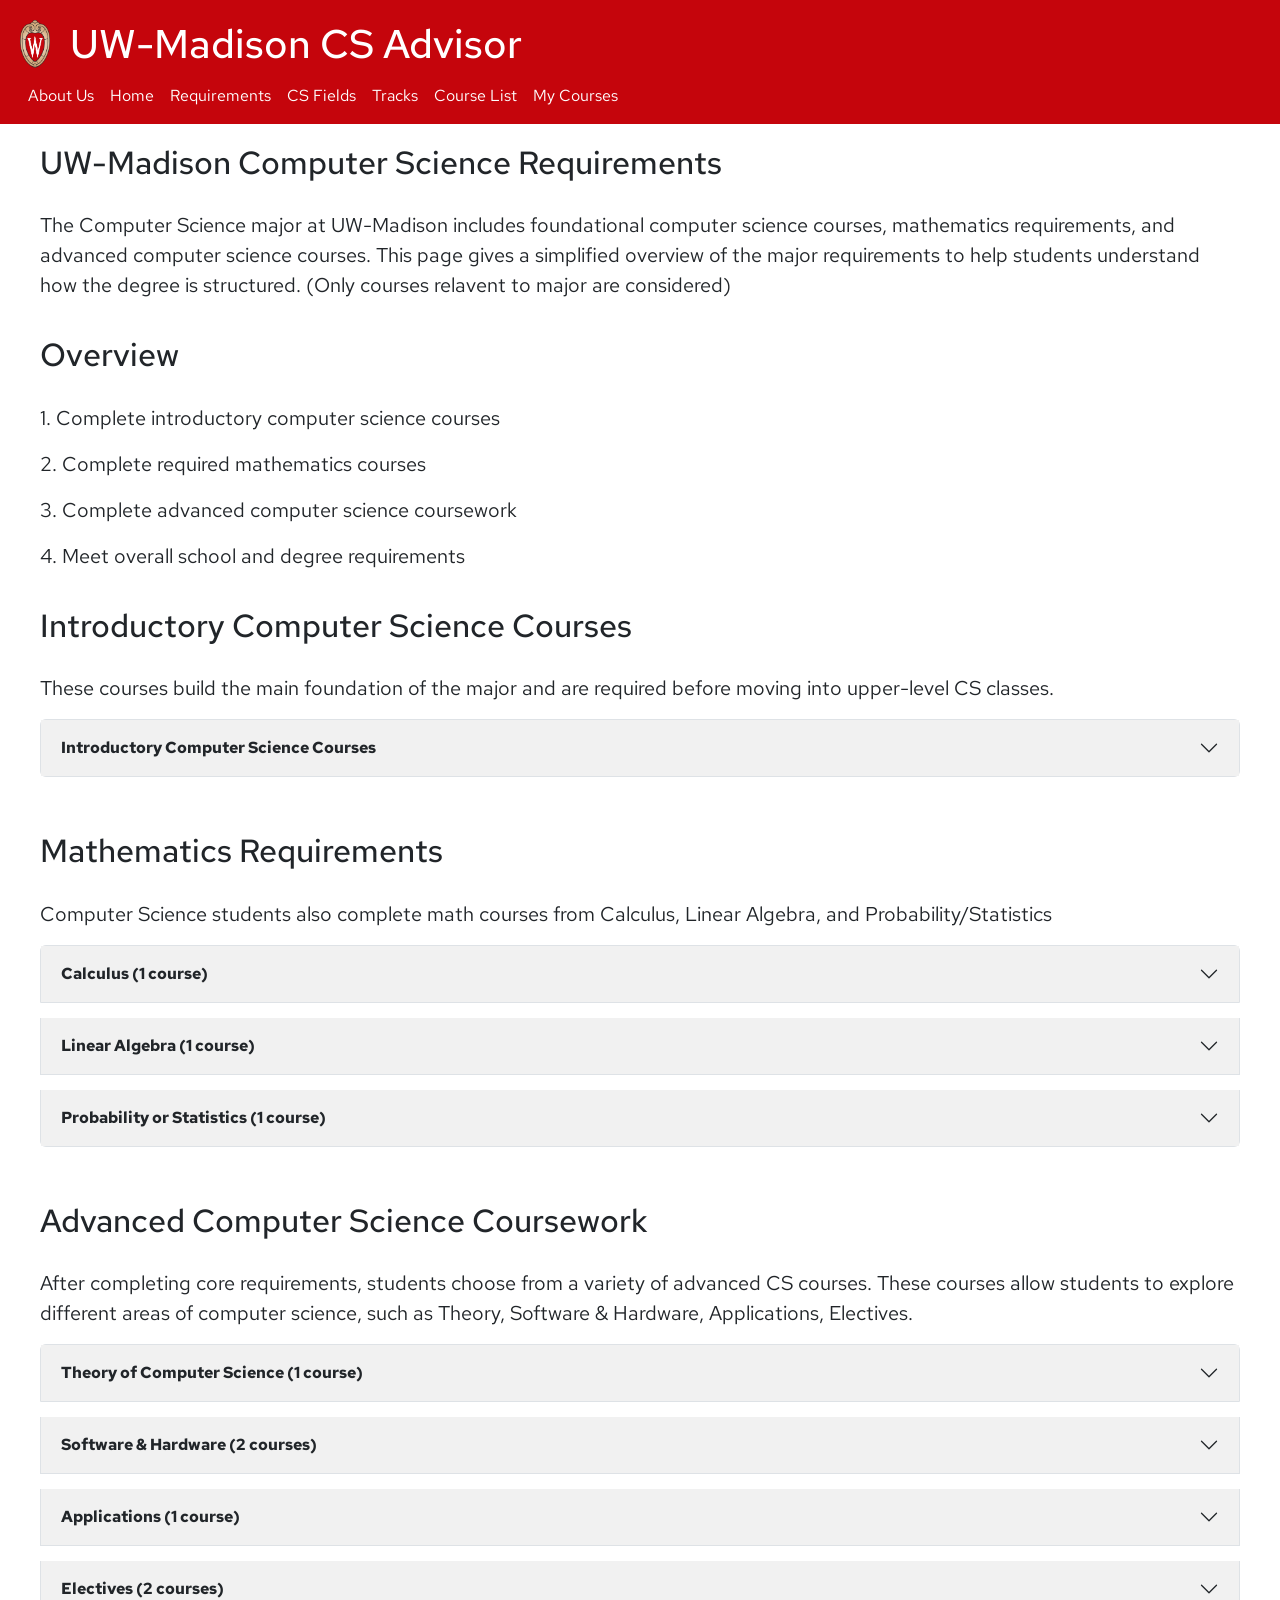
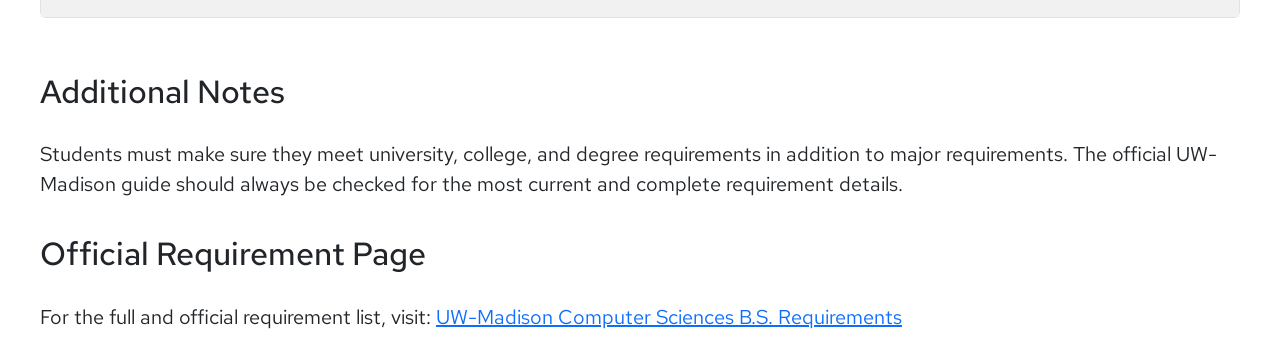
<file: require.html>
<!DOCTYPE html>
<html lang="en">

<head>
    <meta charset="UTF-8">
    <meta name="viewport" content="width=device-width, initial-scale=1.0">
    <title>Requirements Page</title>
    <link rel="stylesheet" href="https://cdn.jsdelivr.net/npm/bootstrap-icons@1.3.0/font/bootstrap-icons.css">
    <link href="https://cdn.jsdelivr.net/npm/bootstrap@5.3.3/dist/css/bootstrap.min.css" rel="stylesheet"
        integrity="sha384-QWTKZyjpPEjISv5WaRU9OFeRpok6YctnYmDr5pNlyT2bRjXh0JMhjY6hW+ALEwIH" crossorigin="anonymous">
    <link href="styles.css" rel="stylesheet" />
    <link href="https://fonts.googleapis.com/css2?family=Red+Hat+Text:wght@400;500;700&display=swap" rel="stylesheet">
    <script src="make-header.js" defer></script>
    <script src="make-requirements.js" defer></script>
</head>

<body>
    <style>
        .require-h2 {
            padding-left: 40px;
            padding-right: 40px;
            padding-top:20px;
        }

        .require-body {
            padding-left: 40px;
            padding-right: 40px;
            padding-top: 20px;
        }

        .require-box {
            padding-left: 40px;
            padding-right: 40px;
            padding-bottom: 20px;
        }
    </style>
    <div id="header"></div>
    
    <main class="requirements-page">
        <h2 class="require-h2">UW-Madison Computer Science Requirements</h2>

        <section class="requirements-intro">
            <p class="require-body">
                The Computer Science major at UW-Madison includes foundational computer science courses,
                mathematics requirements, and advanced computer science courses. This page gives a simplified overview
                of the major requirements to help students understand how the degree is structured. 
                (Only courses relavent to major are considered)
            </p>
        </section>

        <section class="requirements-overview">
            <h2 class="require-h2">Overview</h2>
            <div class="require-body">
                <p>1. Complete introductory computer science courses</p>
                <p>2. Complete required mathematics courses</p>
                <p>3. Complete advanced computer science coursework</p>
                <p>4. Meet overall school and degree requirements</p>
            </div>
        </section>

        <section class="core-cs">
            <h2 class="require-h2">Introductory Computer Science Courses</h2>
            <p class="require-body">
                These courses build the main foundation of the major and are required before
                moving into upper-level CS classes.
            </p>
            <div id="intro-courses" class="require-box"></div>
        </section>

        <section class="math-requirements">
            <h2 class="require-h2">Mathematics Requirements</h2>
            <p class="require-body">
                Computer Science students also complete math courses from Calculus, Linear Algebra,
                and Probability/Statistics
            </p>
            <div id="math-courses" class="require-box"></div>
        </section>

        <section class="advanced-cs">
            <h2 class="require-h2">Advanced Computer Science Coursework</h2>
            <p class="require-body">
                After completing core requirements, students choose from a variety of advanced CS
                courses. These courses allow students to explore different areas of computer science,
                such as Theory, Software & Hardware, Applications, Electives.
            </p>
            <div id="advanced-courses" class="require-box"></div>
        </section>

        <section class="additional-notes">
            <h2 class="require-h2">Additional Notes</h2>
            <p class="require-body">
                Students must make sure they meet university, college, and degree requirements in
                addition to major requirements. The official UW-Madison guide should always be checked
                for the most current and complete requirement details.
            </p>
        </section>

        <section class="official-link">
            <h2 class="require-h2">Official Requirement Page</h2>
            <p class="require-body">
                For the full and official requirement list, visit:
                <a href="https://guide.wisc.edu/undergraduate/letters-science/computer-sciences/computer-sciences-bs/#requirementstext" target="_blank">
                    UW-Madison Computer Sciences B.S. Requirements
                </a>
            </p>
        </section>
    </main>
    
</body>

</html>
</file>
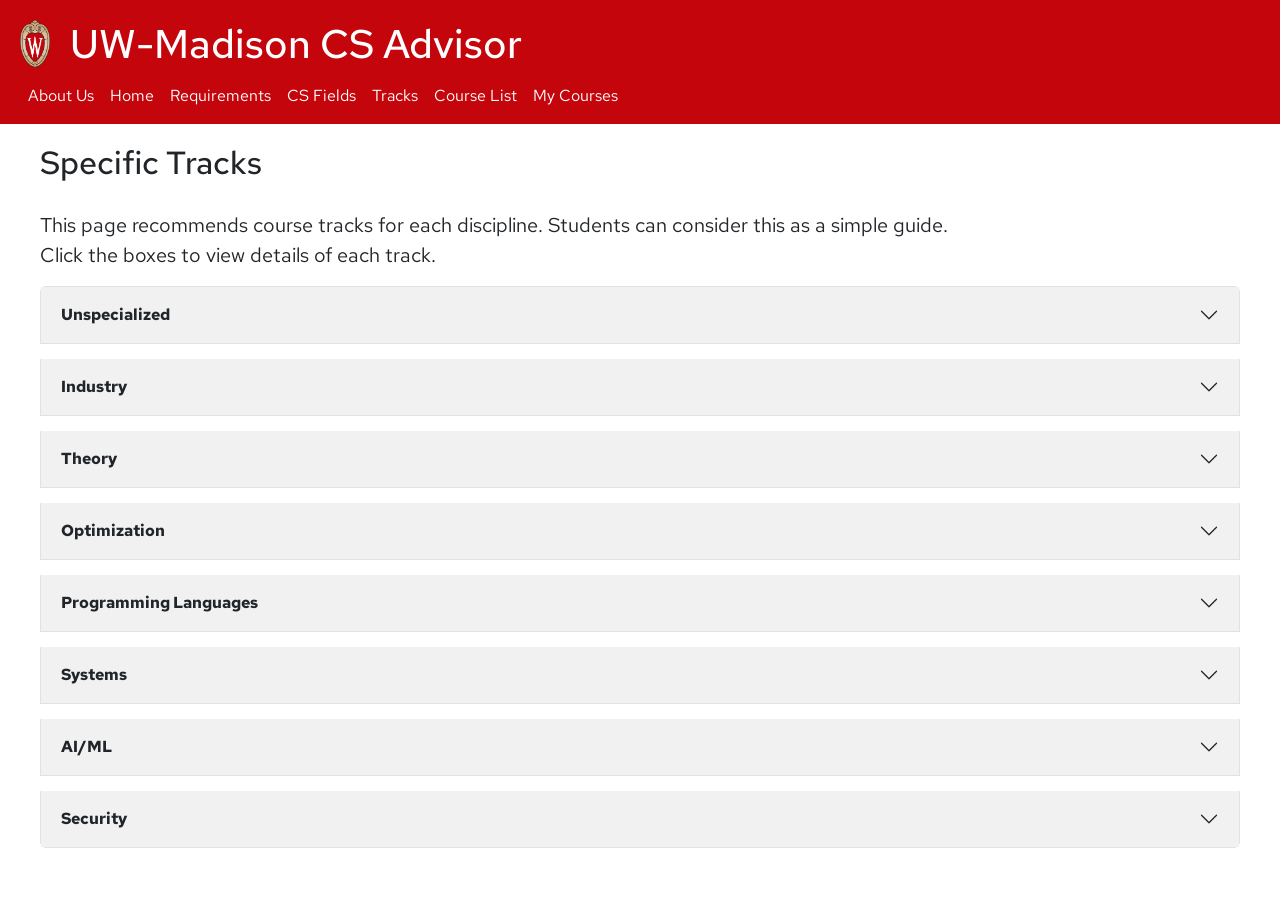
<file: tracks.html>
<!DOCTYPE html>
<html lang="en">

<head>
    <meta charset="UTF-8">
    <meta name="viewport" content="width=device-width, initial-scale=1.0">
    <title>Tracks Page</title>
    <link rel="stylesheet" href="https://cdn.jsdelivr.net/npm/bootstrap-icons@1.3.0/font/bootstrap-icons.css">
    <link href="https://cdn.jsdelivr.net/npm/bootstrap@5.3.3/dist/css/bootstrap.min.css" rel="stylesheet"
        integrity="sha384-QWTKZyjpPEjISv5WaRU9OFeRpok6YctnYmDr5pNlyT2bRjXh0JMhjY6hW+ALEwIH" crossorigin="anonymous">
    <link href="styles.css" rel="stylesheet" />
    <link href="https://fonts.googleapis.com/css2?family=Red+Hat+Text:wght@400;500;700&display=swap" rel="stylesheet">
    <script src="make-header.js" defer></script>
    <script src="make-tracks.js" defer></script>
</head>

<body>
    <style>
        .tracks-h2 {
            padding-left: 40px;
            padding-right: 40px;
            padding-top:20px;
        }

        .tracks-body {
            padding-left: 40px;
            padding-right: 40px;
            padding-top: 20px;
        }

        .tracks-box {
            padding-left: 40px;
            padding-right: 40px;
            padding-bottom: 20px;
        }
    </style>
    <div id="header"></div>
    <div>
        <h2 class = "tracks-h2">Specific Tracks</h2>
        <p class = "tracks-body">
            This page recommends course tracks for each discipline. Students can consider this as a simple guide.<br/>
            Click the boxes to view details of each track.<br/>
        </p>  
    </div>
    <div class = tracks-box>
        <div id="tracks"></div>
    </div>
</body>

</html>
</file>
<file: styles.css>
/*
  UW-Madison Brand:
  Red: #C5050C
  White: #FFFFFF
  Font: Red Hat Text
*/

body {
  margin: 0;
  padding: 0;
  font-family: 'Red Hat Text', sans-serif;
}

h1 {
    padding-left: 20px;
    margin:0;
    
}

body p {
    font-size: 20px;
}

nav {
    display: flex;
    background-color:#C5050C !important;
    color: #FFFFFF !important;
    padding: 10px;
    gap: 20px;
}

.side-panel {
    display: flex;
    flex-direction: column;
    gap: 10px;
    justify-content: center;
}

.flex-to-side {
    display: flex;
    gap: 10px;
}

.uwmadison {
  background-color: #C5050C;
  color: #FFFFFF;
}

.uwmadison .nav-link {
    color: #FFFFFF !important;
    text-decoration: none;
    opacity: 1;
}

.uwmadison .nav-link:hover {
    color: #ffffff !important;
    text-shadow: 2px 2px 4px #000000;
    text-decoration: underline;
}

#myCanvas {
  width: 100%;
  max-width: 600px;
  height: auto;
}
</file>
